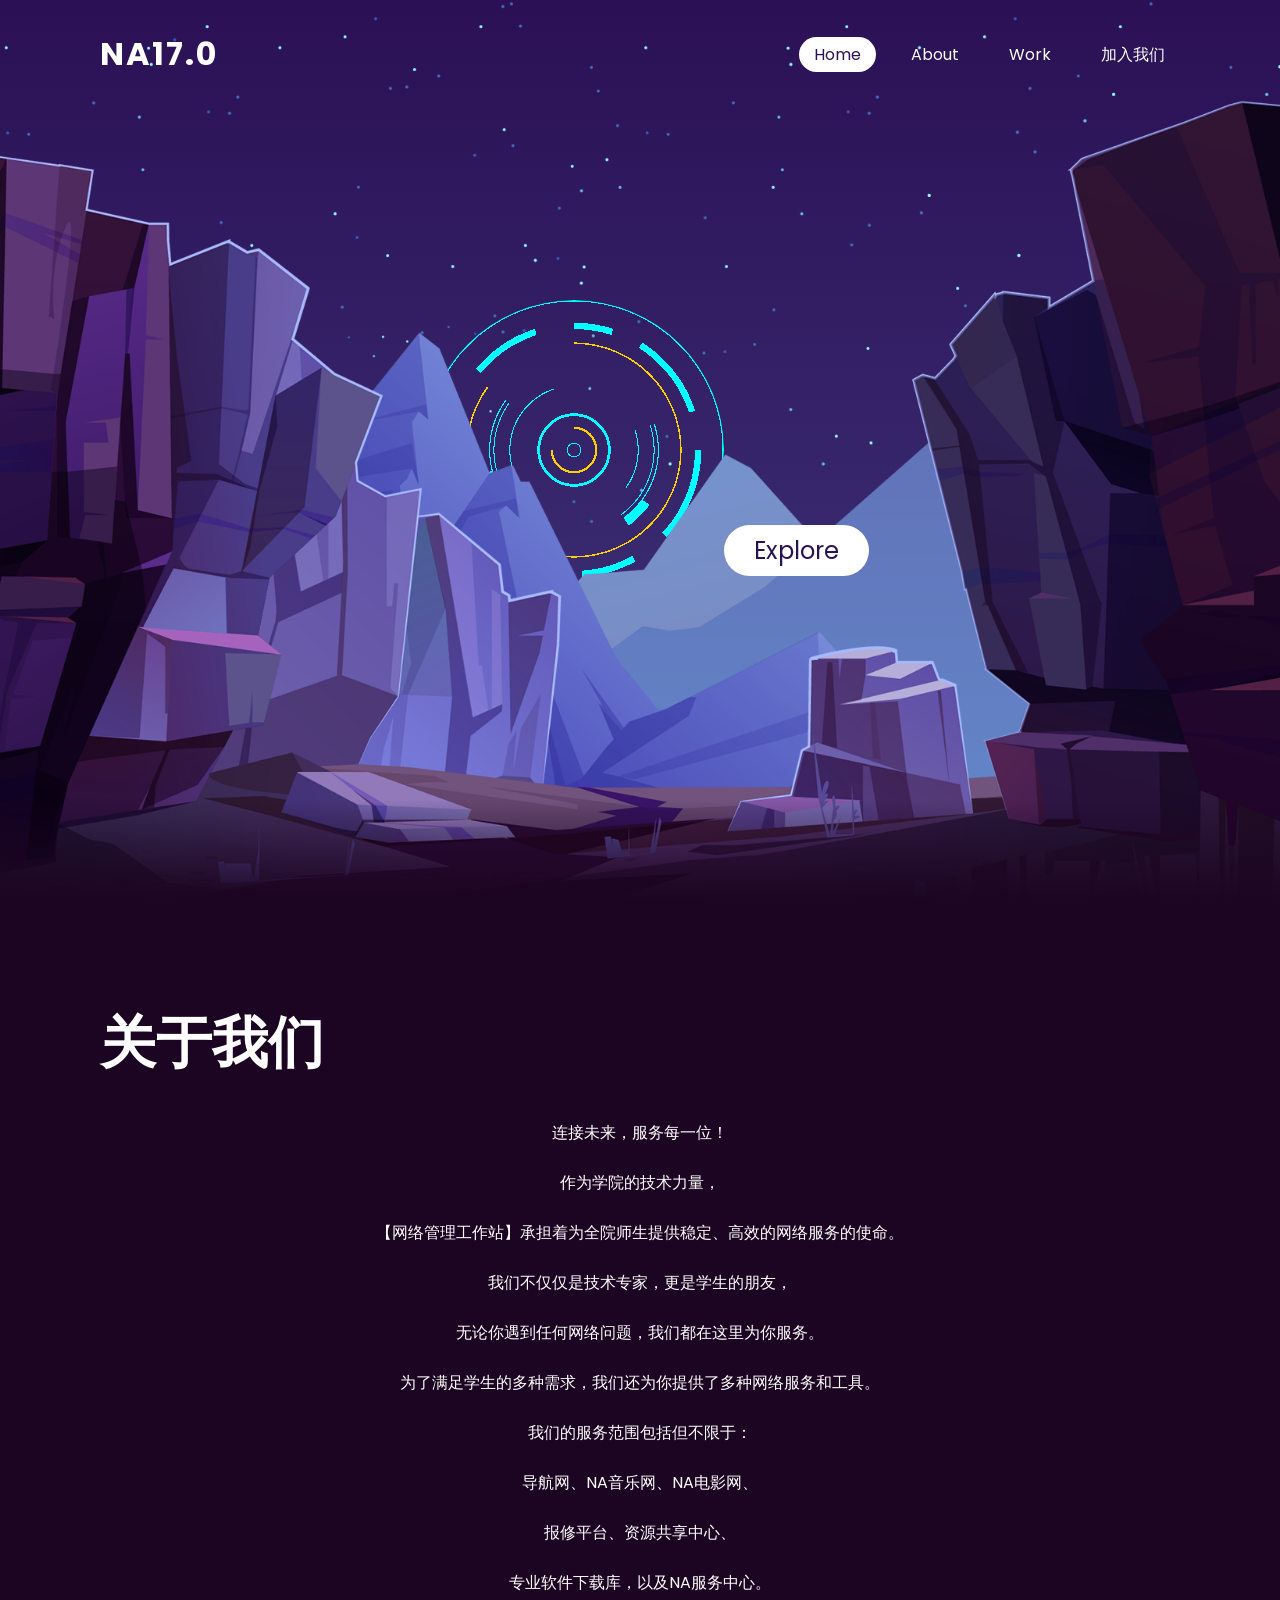
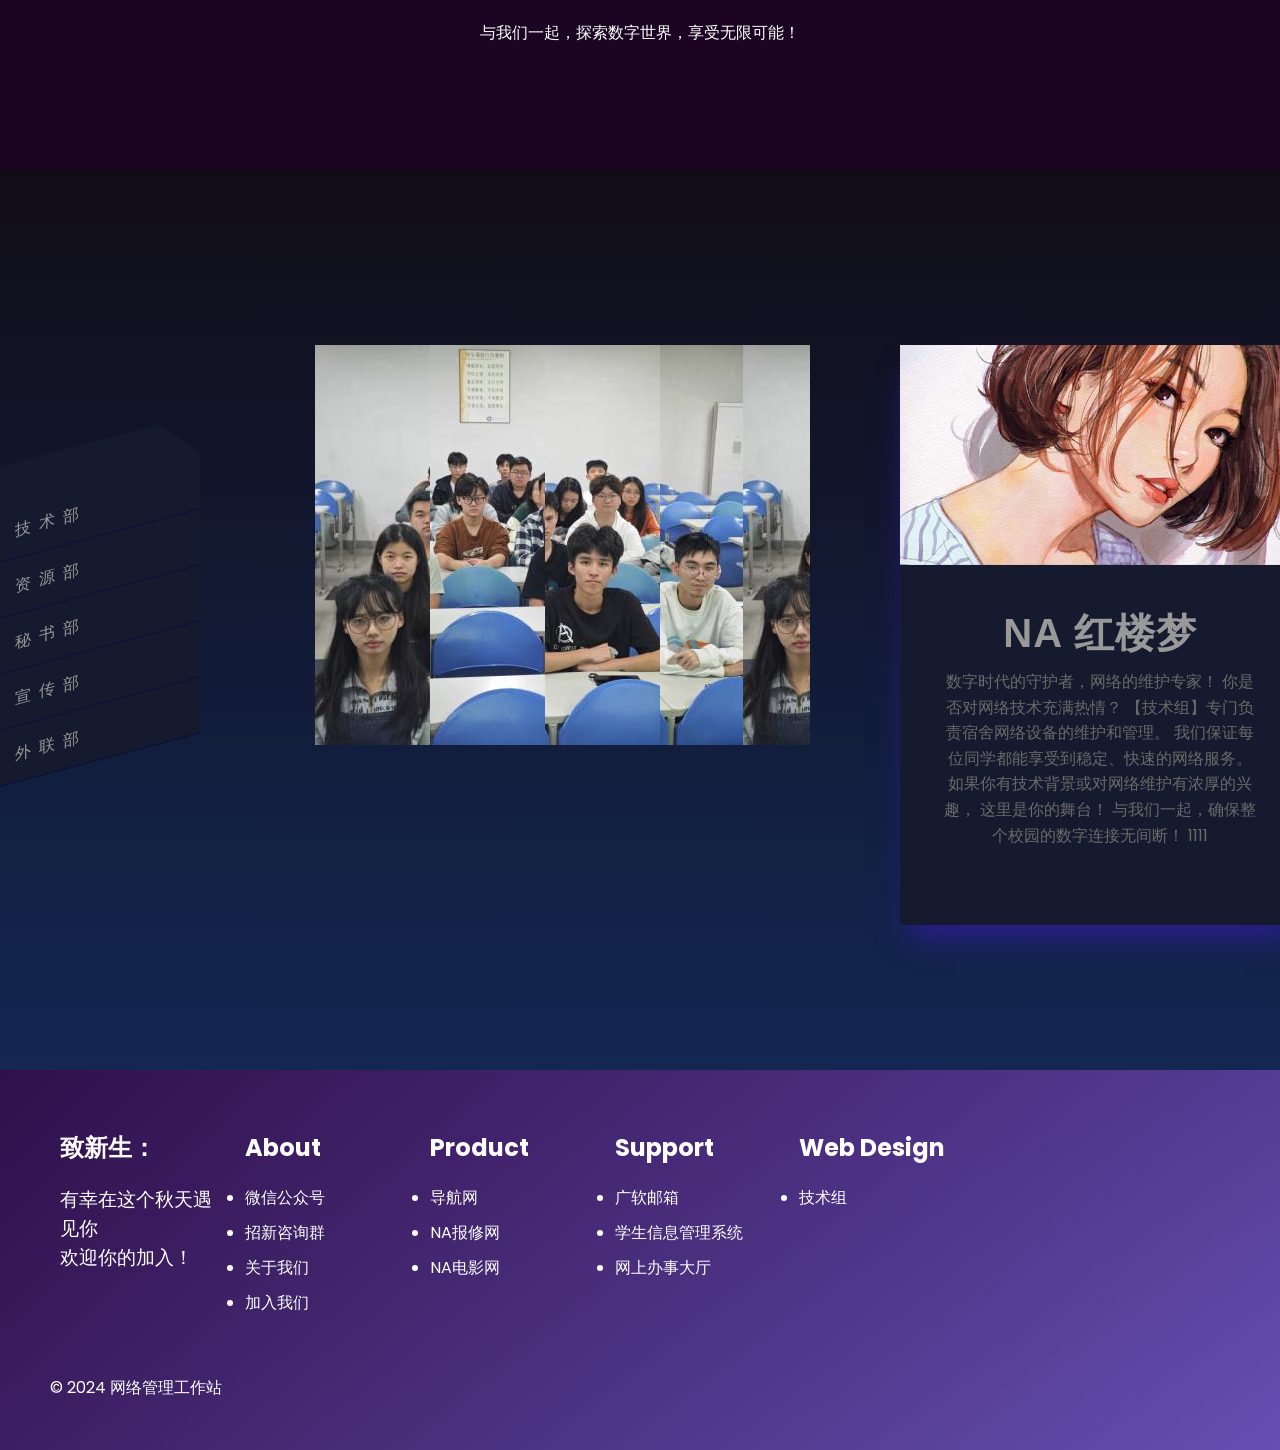
<file: index.html>
<!DOCTYPE html>
<html lang="en">

<head>
  <title>Parallax Scrolling Website</title>
  <link rel="stylesheet" href="style.css">
  <link rel="stylesheet" href="1.js">
</head>

<body>
  <header>
    <a href="./images/image.png" class="logo">NA17.0</a>
    <ul>
      <li><a href="#" class="active">Home</a></li>
      <li><a href="#">About</a></li>
      <li><a href="#">Work</a></li>
      <li><a href="./Contact.html" onclick="jump('Contact.html')">加入我们</a></li>
    </ul>
  </header>
  <section>
    <img src="images/stars.png" id="stars">
    <!-- <img src="images/image.png" id="moon"> -->
        <div class="container">
            <!-- 创建一个包含所有环形的容器 -->
            <div class="ring ring-1"></div>
            <!-- 第一个环形 -->
            <div class="ring ring-2"></div>
            <!-- 第二个环形 -->
            <div class="ring ring-3"></div>
            <!-- 第三个环形 -->
            <div class="ring ring-4"></div>
            <!-- 第四个环形 -->
            <div class="ring ring-5-1"></div>
            <!-- 第五个环形的第一部分 -->
            <div class="ring ring-5-2"></div>
            <!-- 第五个环形的第二部分 -->
            <div class="ring ring-6"></div>
            <!-- 第六个环形 -->
            <div class="ring ring-7"></div>
            <!-- 第七个环形 -->
            <div class="ring ring-8"></div>
            <!-- 第八个环形 -->
            <div class="ring ring-9"></div>
            <!-- 第九个环形 -->
          </div>
    <img src="images/mountains_behind.png" id="mountains_behind">
    <h2 id="text">NA17.0</h2>
    <a href="#sec" id="btn">Explore</a>

    <img src="images/mountains_front.png" id="mountains_front">
  </section>
  <div class="sec" id="sec">
    <h2>关于我们</h2>
    <p class="department-desc right">
      连接未来，服务每一位！

      作为学院的技术力量，

      【网络管理工作站】承担着为全院师生提供稳定、高效的网络服务的使命。

      我们不仅仅是技术专家，更是学生的朋友，

      无论你遇到任何网络问题，我们都在这里为你服务。

      为了满足学生的多种需求，我们还为你提供了多种网络服务和工具。

      我们的服务范围包括但不限于：

      导航网、NA音乐网、NA电影网、

      报修平台、资源共享中心、

      专业软件下载库，以及NA服务中心。

      与我们一起，探索数字世界，享受无限可能！
    </p>
  </div>
  <div class="main-container">
    <div class="bar">
      <ul>
        <li style="--z:5"><a href="#111" data-target="card1">技术部</a></li>
        <li style="--z:4"><a href="#222" data-target="card2">资源部</a></li>
        <li style="--z:3"><a href="#333" data-target="card3">秘书部</a></li>
        <li style="--z:2"><a href="#444" data-target="card4">宣传部</a></li>
        <li style="--z:1"><a href="#555" data-target="card5">外联部</a></li>
      </ul>
    </div>

    <!-- ------------------以下是展开全屏卡片 -->
    <div class="wrapper">
      <!-- 卡片1 -->
      <div class="cards" id="card1">
        <div class="box">
          <div class="face1 face1">
            <span></span>
            <span></span>
            <span></span>
            <span></span>
          </div>
          <div class="face1 face2">
            <span></span>
            <span></span>
            <span></span>
            <span></span>
          </div>
        </div>
        <div class="book">
          <div class="book__cover">
            <div class="header-image">
              <div class="overlay"></div>
            </div>
            <div class="title-wrap">
              <h1 class="article-title">NA 红楼梦</h1>
            </div>
            <p class="book__cover-exerpt"> <!--卡片短文简介 -->
              数字时代的守护者，网络的维护专家！

              你是否对网络技术充满热情？

              【技术组】专门负责宿舍网络设备的维护和管理。

              我们保证每位同学都能享受到稳定、快速的网络服务。

              如果你有技术背景或对网络维护有浓厚的兴趣，

              这里是你的舞台！

              与我们一起，确保整个校园的数字连接无间断！
              1111
              <br><br>
            </p>

          </div>
          <div class="book__content"> <!-- 全屏下的长文介绍,drop-cap是首字放大 -->
            1232144
            <p><span class="drop-cap"></span>
            </p>
            <p>
              数字时代的守护者，网络的维护专家！

              你是否对网络技术充满热情？

              【技术组】专门负责宿舍网络设备的维护和管理。

              我们保证每位同学都能享受到稳定、快速的网络服务。

              如果你有技术背景或对网络维护有浓厚的兴趣，

              这里是你的舞台！

              与我们一起，确保整个校园的数字连接无间断！
            </p>
            <p>此3333</p>
            <p>44444</p>
            <p>
              5555
            </p>
          </div>
        </div>
      </div>
      <!-- 卡片2 -->
      <div class="cards" id="card2" style="display: none" ;>
        <div class="box">
          <div class="face2 face1">
            <span>666</span>
            <span>777</span>
            <span>888</span>
            <span>9</span>
          </div>
          <div class="face2 face2">
            <span>555</span>
            <span>5555</span>
            <span>6666</span>
            <span>7777</span>
          </div>
        </div>
        <div class="book">
          <div class="book__cover">
            <div class="header-image">
              <div class="overlay"></div>
            </div>
            <div class="title-wrap">
              <h1 class="article-title">NA 绿楼梦</h1>
            </div>
            <p class="book__cover-exerpt"> <!--卡片短文简介 -->

              1234543
              <br><br>
            </p>

          </div>
          <div class="book__content"> <!-- 全屏下的长文介绍,drop-cap是首字放大 -->
            <p><span class="drop-cap">1</span>
            </p>
            <p>
              品牌的守护者，创意的火花！

              你是否充满创意、拥有独特的视角？

              【宣传组】致力于协会的品牌建设和宣传。

              从社交媒体管理到新闻发布，我们需要你的创新思维和沟通技巧。

              加入我们，一同创造影响力，展现协会的魅力！
            </p>
            <p>88。</p>
            <p>888</p>
            <p>
              9999
            </p>
          </div>
        </div>
      </div>
      <!-- 卡片3 -->
      <div class="cards" id="card3" style="display: none" ;>
        <div class="box">
          <div class="face3 face1">
            <span></span>
            <span></span>
            <span></span>
            <span></span>
          </div>
          <div class="face3 face2">
            <span></span>
            <span></span>
            <span></span>
            <span></span>
          </div>
        </div>
        <div class="book">
          <div class="book__cover">
            <div class="header-image">
              <div class="overlay"></div>
            </div>
            <div class="title-wrap">
              <h1 class="article-title">NA 红楼梦</h1>
            </div>
            <p class="book__cover-exerpt"> <!--卡片短文简介 -->

              原名《石头记》。长篇小说。一百二十回。前八十回为曹雪芹作，后四十回一般认为是高鹗所续。内容以贾、史、王、薛四大封建家族为背景，以贾宝玉、林黛玉的爱情悲剧为主线，着重描写贾家荣、宁二府由盛到衰的过程，揭露地主阶级贵族集团的荒淫腐朽、互相倾轧，暴露出他们残酷压迫剥削劳动人民的罪恶。歌颂地主阶级中具有叛逆精神的青年和某些奴隶的反抗行为，广泛反映了当时的社会矛盾和阶级斗争，对封建礼教等地主阶级传统思想进行了批判。它是我国十八世纪上半期形象化的历史，是封建社会没落时期社会生活的写照。作品语言优美生动，人物刻画形象逼真，塑造了许多富有典型性格的艺术形象，如贾宝玉、林黛玉、王熙凤、薛宝钗、尤三姐、晴雯等。小说规模宏大，结构严谨，具有高度的思想性和卓越的艺术成就，是我国古典长篇小说中现实主义的高峰。但作品当中也反映了作者为封建制度“补天”的幻想和某些虚无主义思想。后四十回续作，安排以宝玉“中乡魁”，贾家“延世泽”为结局，更削弱了原书的反封建意义。
              <br><br>
            </p>

          </div>
          <div class="book__content"> <!-- 全屏下的长文介绍,drop-cap是首字放大 -->
            <p><span class="drop-cap">阿</span>阿是防守打法撒酒疯史可法沙发撒立法司法就撒拉卡拉撒电极法
            </p>
            <p>
              此开卷第一回也。作者自云：因曾历过一番梦幻之后，故将真事隐去，而借“通灵”之说，撰此《石头记》一书也。故曰“甄士隐”云云。但书中所记何事何人？自又云：“今风尘碌碌，一事无成，忽念及当日所有之女子，一一细考较去，觉其行止见识，皆出于我之上。何我堂堂须眉，诚不若彼裙钗
              哉？实愧则有馀，悔又无益之大无可如何之日也！当此，则自欲将以往所赖天恩祖德，锦衣纨绔之时，饫甘餍肥之日，背父兄教育之恩，负师友规谈之德，以至今日一技无成，半生潦倒之罪，编述一集，以告天下人：我之罪固不免，然闺阁中本自历历有人，万不可因我之不肖，自护己短，一并使其泯灭也。虽今日之茅椽蓬牖，瓦灶绳床，其晨夕风露，阶柳庭花，亦未有妨我之襟怀笔墨者。虽我未学，下笔无文，又何妨用假语村言，敷演
              出一段故事来，亦可使闺阁昭传，复可悦世之目，破人愁闷，不亦宜乎？”故曰“贾雨村”云云。
            </p>
            <p>此回中凡用“梦”用“幻”等字，是提醒阅者眼目，亦是此书立意本旨。</p>
            <p>列位看官：你道此书从何而来？说起根由，虽近荒唐，细按则深有趣味。待在下将此来历注明，方使阅者了然不惑。</p>
            <p>
              原来女娲氏炼石补天之时，于大荒山无稽崖炼成高经十二丈、方经二十四丈顽石三万六千五百零一块。娲皇氏只用了三万六千五百块，只单单剩了一块未用，便弃在此山青埂峰下。谁知此石自经煅炼之后，灵性已通，因见众石俱得补天，独自己无材不堪入选，遂自怨自叹，日夜悲号惭愧。
            </p>
          </div>
        </div>
      </div>
      <!-- 卡片4 -->
      <div class="cards" id="card4" style="display: none" ;>
        <div class="box">
          <div class="face4 face1">
            <span></span>
            <span></span>
            <span></span>
            <span></span>
          </div>
          <div class="face4 face2">
            <span></span>
            <span></span>
            <span></span>
            <span></span>
          </div>
        </div>
        <div class="book">
          <div class="book__cover">
            <div class="header-image">
              <div class="overlay"></div>
            </div>
            <div class="title-wrap">
              <h1 class="article-title">NA 红楼梦</h1>
            </div>
            <p class="book__cover-exerpt"> <!--卡片短文简介 -->

              原名《石头记》。长篇小说。一百二十回。前八十回为曹雪芹作，后四十回一般认为是高鹗所续。内容以贾、史、王、薛四大封建家族为背景，以贾宝玉、林黛玉的爱情悲剧为主线，着重描写贾家荣、宁二府由盛到衰的过程，揭露地主阶级贵族集团的荒淫腐朽、互相倾轧，暴露出他们残酷压迫剥削劳动人民的罪恶。歌颂地主阶级中具有叛逆精神的青年和某些奴隶的反抗行为，广泛反映了当时的社会矛盾和阶级斗争，对封建礼教等地主阶级传统思想进行了批判。它是我国十八世纪上半期形象化的历史，是封建社会没落时期社会生活的写照。作品语言优美生动，人物刻画形象逼真，塑造了许多富有典型性格的艺术形象，如贾宝玉、林黛玉、王熙凤、薛宝钗、尤三姐、晴雯等。小说规模宏大，结构严谨，具有高度的思想性和卓越的艺术成就，是我国古典长篇小说中现实主义的高峰。但作品当中也反映了作者为封建制度“补天”的幻想和某些虚无主义思想。后四十回续作，安排以宝玉“中乡魁”，贾家“延世泽”为结局，更削弱了原书的反封建意义。
              <br><br>
            </p>

          </div>
          <div class="book__content"> <!-- 全屏下的长文介绍,drop-cap是首字放大 -->
            <p><span class="drop-cap">阿</span>阿是防守打法撒酒疯史可法沙发撒立法司法就撒拉卡拉撒电极法
            </p>
            <p>
              此开卷第一回也。作者自云：因曾历过一番梦幻之后，故将真事隐去，而借“通灵”之说，撰此《石头记》一书也。故曰“甄士隐”云云。但书中所记何事何人？自又云：“今风尘碌碌，一事无成，忽念及当日所有之女子，一一细考较去，觉其行止见识，皆出于我之上。何我堂堂须眉，诚不若彼裙钗
              哉？实愧则有馀，悔又无益之大无可如何之日也！当此，则自欲将以往所赖天恩祖德，锦衣纨绔之时，饫甘餍肥之日，背父兄教育之恩，负师友规谈之德，以至今日一技无成，半生潦倒之罪，编述一集，以告天下人：我之罪固不免，然闺阁中本自历历有人，万不可因我之不肖，自护己短，一并使其泯灭也。虽今日之茅椽蓬牖，瓦灶绳床，其晨夕风露，阶柳庭花，亦未有妨我之襟怀笔墨者。虽我未学，下笔无文，又何妨用假语村言，敷演
              出一段故事来，亦可使闺阁昭传，复可悦世之目，破人愁闷，不亦宜乎？”故曰“贾雨村”云云。
            </p>
            <p>此回中凡用“梦”用“幻”等字，是提醒阅者眼目，亦是此书立意本旨。</p>
            <p>列位看官：你道此书从何而来？说起根由，虽近荒唐，细按则深有趣味。待在下将此来历注明，方使阅者了然不惑。</p>
            <p>
              原来女娲氏炼石补天之时，于大荒山无稽崖炼成高经十二丈、方经二十四丈顽石三万六千五百零一块。娲皇氏只用了三万六千五百块，只单单剩了一块未用，便弃在此山青埂峰下。谁知此石自经煅炼之后，灵性已通，因见众石俱得补天，独自己无材不堪入选，遂自怨自叹，日夜悲号惭愧。
            </p>
          </div>
        </div>
      </div>
      <!-- 卡片5 -->
      <div class="cards" id="card5" style="display: none" ;>
        <div class="box">
          <div class="face5 face1">
            <span></span>
            <span></span>
            <span></span>
            <span></span>
          </div>
          <div class="face5 face2">
            <span></span>
            <span></span>
            <span></span>
            <span></span>
          </div>
        </div>
        <div class="book">
          <div class="book__cover">
            <div class="header-image">
              <div class="overlay"></div>
            </div>
            <div class="title-wrap">
              <h1 class="article-title">NA 红楼梦</h1>
            </div>
            <p class="book__cover-exerpt"> <!--卡片短文简介 -->

              原名《石头记》。长篇小说。一百二十回。前八十回为曹雪芹作，后四十回一般认为是高鹗所续。内容以贾、史、王、薛四大封建家族为背景，以贾宝玉、林黛玉的爱情悲剧为主线，着重描写贾家荣、宁二府由盛到衰的过程，揭露地主阶级贵族集团的荒淫腐朽、互相倾轧，暴露出他们残酷压迫剥削劳动人民的罪恶。歌颂地主阶级中具有叛逆精神的青年和某些奴隶的反抗行为，广泛反映了当时的社会矛盾和阶级斗争，对封建礼教等地主阶级传统思想进行了批判。它是我国十八世纪上半期形象化的历史，是封建社会没落时期社会生活的写照。作品语言优美生动，人物刻画形象逼真，塑造了许多富有典型性格的艺术形象，如贾宝玉、林黛玉、王熙凤、薛宝钗、尤三姐、晴雯等。小说规模宏大，结构严谨，具有高度的思想性和卓越的艺术成就，是我国古典长篇小说中现实主义的高峰。但作品当中也反映了作者为封建制度“补天”的幻想和某些虚无主义思想。后四十回续作，安排以宝玉“中乡魁”，贾家“延世泽”为结局，更削弱了原书的反封建意义。
              <br><br>
            </p>

          </div>
          <div class="book__content"> <!-- 全屏下的长文介绍,drop-cap是首字放大 -->
            <p><span class="drop-cap">阿</span>阿是防守打法撒酒疯史可法沙发撒立法司法就撒拉卡拉撒电极法
            </p>
            <p>
              此开卷第一回也。作者自云：因曾历过一番梦幻之后，故将真事隐去，而借“通灵”之说，撰此《石头记》一书也。故曰“甄士隐”云云。但书中所记何事何人？自又云：“今风尘碌碌，一事无成，忽念及当日所有之女子，一一细考较去，觉其行止见识，皆出于我之上。何我堂堂须眉，诚不若彼裙钗
              哉？实愧则有馀，悔又无益之大无可如何之日也！当此，则自欲将以往所赖天恩祖德，锦衣纨绔之时，饫甘餍肥之日，背父兄教育之恩，负师友规谈之德，以至今日一技无成，半生潦倒之罪，编述一集，以告天下人：我之罪固不免，然闺阁中本自历历有人，万不可因我之不肖，自护己短，一并使其泯灭也。虽今日之茅椽蓬牖，瓦灶绳床，其晨夕风露，阶柳庭花，亦未有妨我之襟怀笔墨者。虽我未学，下笔无文，又何妨用假语村言，敷演
              出一段故事来，亦可使闺阁昭传，复可悦世之目，破人愁闷，不亦宜乎？”故曰“贾雨村”云云。
            </p>
            <p>此回中凡用“梦”用“幻”等字，是提醒阅者眼目，亦是此书立意本旨。</p>
            <p>列位看官：你道此书从何而来？说起根由，虽近荒唐，细按则深有趣味。待在下将此来历注明，方使阅者了然不惑。</p>
            <p>
              原来女娲氏炼石补天之时，于大荒山无稽崖炼成高经十二丈、方经二十四丈顽石三万六千五百零一块。娲皇氏只用了三万六千五百块，只单单剩了一块未用，便弃在此山青埂峰下。谁知此石自经煅炼之后，灵性已通，因见众石俱得补天，独自己无材不堪入选，遂自怨自叹，日夜悲号惭愧。
            </p>
          </div>
        </div>
      </div>
    </div>
  </div>
  <footer class="footer section">
    <div class="footer__container  grid">
      <div class="footer__content grid">
        <div class="footer__data">
          <h3 class="footer__title">致新生：</h3>
          <p class="footer__description">有幸在这个秋天遇见你
            <br /> 欢迎你的加入！
          </p>
        </div>
        <div class="footer__data">
          <h3 class="footer__subtitle"> About</h3>
          <ul>
            <li class="footer__item">
              <a class="footer__link" href="images/nc.jpg">微信公众号</a>
            </li>
            <li class="footer__item">
              <a class="footer__link" href="images/zx.jpg">招新咨询群</a>
            </li>
            <li class="footer__item">
              <a class="footer__link" href="#main-content">关于我们</a>
            </li>
            <li class="footer__item">
              <a class="footer__link" href="#apply">加入我们</a>
            </li>


          </ul>
        </div>
        <div class="footer__data">
          <h3 class="footer__subtitle"> Product</h3>
          <ul>
            <li class="footer__item">
              <a class="footer__link" href="http://home.seig.edu.cn/">导航网</a>
            </li>
            <li class="footer__item">
              <a class="footer__link" href="https://service.seig.edu.cn/">NA报修网</a>
            </li>
            <li class="footer__item">
              <a class="footer__link" href="http://navod.scse.com.cn/">NA电影网</a>
            </li>
          </ul>
        </div>
        <div class="footer__data">
          <h3 class="footer__subtitle"> Support</h3>
          <ul>
            <li class="footer__item">
              <a class="footer__link" href="http://mail.seig.edu.cn/">广软邮箱</a>
            </li>
            <li class="footer__item">
              <a class="footer__link" href="https://stu.seig.edu.cn/">学生信息管理系统</a>
            </li>
            <li class="footer__item">
              <a class="footer__link" href="https://ehall.seig.edu.cn/#/index">网上办事大厅</a>
            </li>
          </ul>
        </div>
        <div class="footer__data">
          <h3 class="footer__subtitle">Web Design</h3>
          <ul>
            <li class="footer__TS">
              <a class="footer__link" href="#TD">技术组</a>
            </li>
          </ul>
        </div>
        <div class="footer__rights">
          <p class="footer__copy">© 2024 网络管理工作站</p>
          <div class="footer__terms">
          </div>
        </div>
      </div>
    </div>
  </footer>
  <!-- 光标跟随 -->
  <!-- <div class="img"></div> -->
  <!--下面这一行script是全屏展开卡片的关键，勿删 -->
  <script src="https://code.jquery.com/jquery-3.3.1.js"></script>

  <script>
    let stars = document.getElementById('stars')
    let moon = document.getElementById('moon')
    let mountains_behind = document.getElementById('mountains_behind')
    let text = document.getElementById('text')
    let btn = document.getElementById('btn')
    let mountains_front = document.getElementById('mountains_front')
    let header = document.querySelector('header')

    window.addEventListener('scroll', function () {
      let value = window.scrollY;
      stars.style.left = value * 0.25 + 'px'
      moon.style.top = value * 1.05 + 'px'
      mountains_behind.style.top = value * 0.5 + 'px'
      mountains_front.style.top = value * 0 + 'px'
      text.style.marginRight = value * 4 + 'px'
      text.style.marginTop = value * 1.5 + 'px'
      btn.style.marginTop = value * 1.5 + 'px'
      header.style.top = value * 0.5 + 'px'
    })

    // ----------------点击展开全屏卡片函数
    "use strict";

    $('.book').on('click', function () {
      $(this).toggleClass('book--expanded');
      $(this).scrollTop(0); /* 这一行：点开全屏的时候再次点击会缩回卡片，此时如果滚动条不在顶部的话缩回去就是白的。应该点击退出的时候让卡片的文档高度置为0 */
    });

    // ----------------导航栏选择不同部门介绍的卡片函数
    document.addEventListener('DOMContentLoaded', function () {
      const navLinks = document.querySelectorAll('.bar a');
      const cards = document.querySelectorAll('.wrapper .cards');

      navLinks.forEach(link => {
        link.addEventListener('click', function (event) {
          event.preventDefault(); // 阻止链接默认行为
          const targetCardId = this.getAttribute('data-target');
          showCard(targetCardId);
        });
      });

      function showCard(cardId) {
        // 隐藏所有卡片
        cards.forEach(card => {
          card.style.display = 'none';
        });

        // 显示目标卡片
        const targetCard = document.getElementById(cardId);
        targetCard.style.display = 'block';
      }
    });


    // // 光标跟随
    // let img = document.querySelector('.img')
    // // 定义小图片的旋转角度
    // let deg = 0
    // // 定义小图片位于网页左侧的位置
    // let imgx = 0
    // // 定义小图片位于网页顶部的位置
    // let imgy = 0
    // // 定义小图片x轴的位置
    // let imgl = 0
    // // 定义小图片y轴的位置
    // let imgt = 0
    // // 定义小图片翻转的角度
    // let y = 0
    // // 定义一个计数器
    // let index = 0

    // window.addEventListener('mousemove', function (xyz) {
    //   // 获取网页左侧距离的图片位置
    //   imgx = xyz.x - img.offsetLeft - img.clientWidth / 2
    //   // 多去网页顶部距离图片的位置
    //   imgy = xyz.y - img.offsetTop - img.clientHeight / 2
    //   // 套入公式，定义图片的旋转角度
    //   deg = 360 * Math.atan(imgy / imgx) / (2 * Math.PI)
    //   // 每当鼠标移动的时候重置index
    //   index = 0
    //   // 定义当前鼠标的位置
    //   let x = event.clientX
    //   // 当鼠标的x轴大于图片的时候，提普安就要对着鼠标，所以需要将图片翻转过来
    //   // 否则就不用翻转
    //   if (img.offsetLeft < x) {
    //     y = -180
    //   } else {
    //     y = 0
    //   }
    // })
    // setInterval(() => {
    //   // 设置小图片的旋转和翻转
    //   img.style.transform = "rotateZ(" + deg + "deg) rotateY(" + y + "deg)"
    //   index++
    //   // 在这里设置小图片的位置和速度，并判断小图片到达鼠标位置时停止移动
    //   if (index < 50) {
    //     imgl += imgx / 50
    //     imgt += imgy / 50
    //   }
    //   img.style.left = imgl + "px"
    //   img.style.top = imgt + "px"
    // }, 10)
  </script>
</body>

</html>
</file>
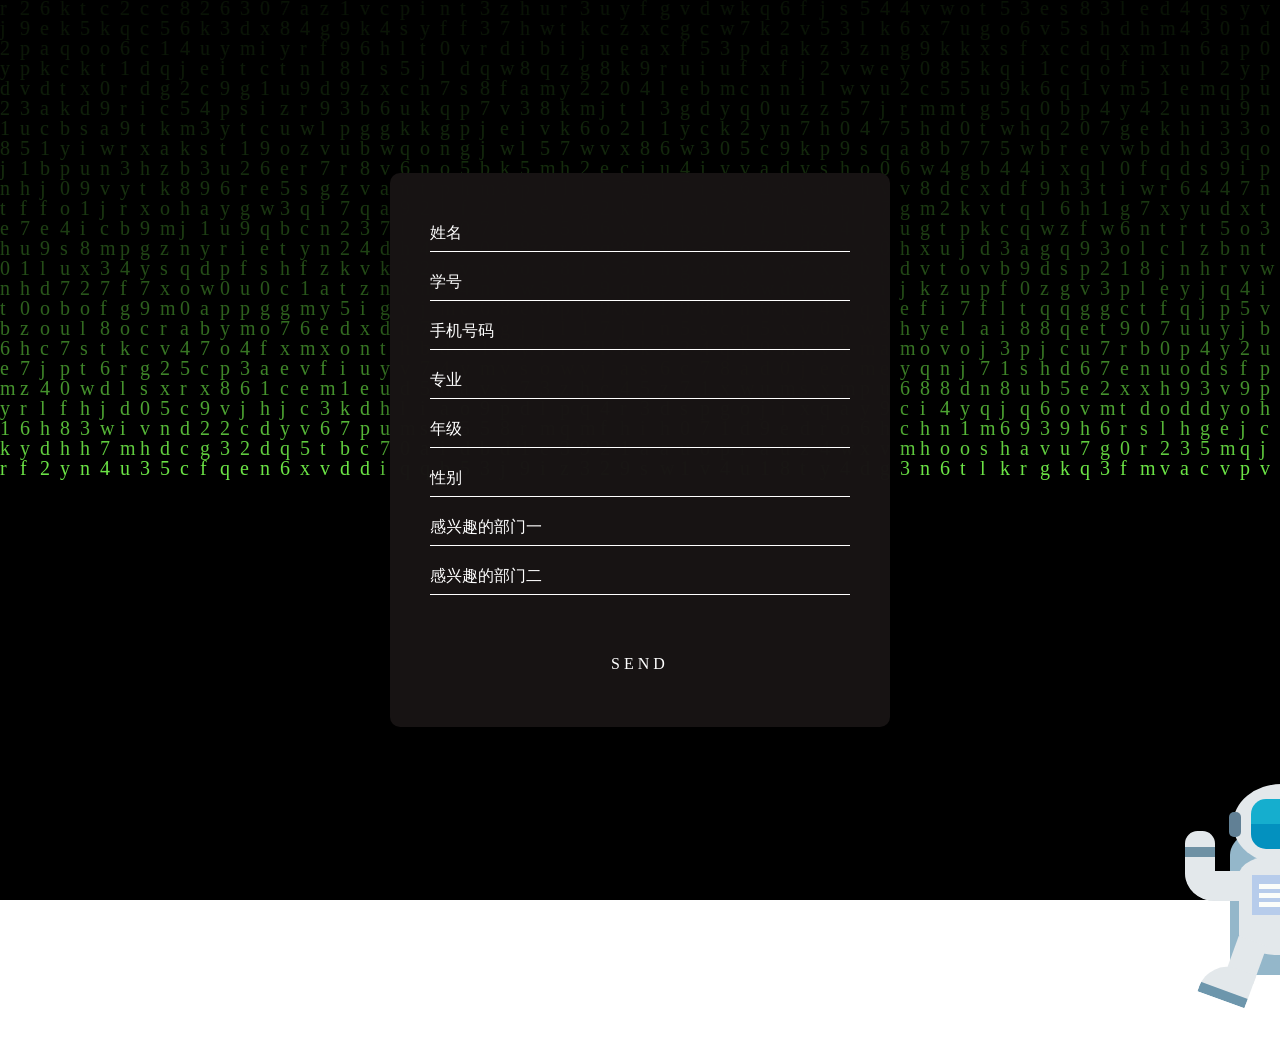
<file: Contact.html>
<!DOCTYPE html>
<html lang="en">

<head>
  <meta charset="UTF-8">
  <meta name="viewport" content="width=device-width, initial-scale=1.0">
  <title>加入我们</title>
</head>
<style>
  * {
    margin: 0;
    padding: 0;
  }

  body {
    overflow: hidden;
  }

  canvas {
    background-color: #000;
    width: 100vw;
    height: 100vh;
  }

  .login-box {
    position: absolute;
    top: 50%;
    left: 50%;
    width: 500px;
    padding: 40px;
    transform: translate(-50%, -50%);
    background: rgba(24, 20, 20, 0.987);
    box-sizing: border-box;
    box-shadow: 0 15px 25px rgba(0, 0, 0, .6);
    border-radius: 10px;
  }

  .login-box .user-box {
    position: relative;
  }

  .login-box .user-box input {
    width: 100%;
    padding: 10px 0;
    font-size: 16px;
    color: #fff;
    margin-bottom: 10px;
    border: none;
    border-bottom: 1px solid #fff;
    outline: none;
    background: transparent;
  }

  .login-box .user-box label {
    position: absolute;
    top: 0;
    left: 0;
    padding: 10px 0;
    font-size: 16px;
    color: #fff;
    pointer-events: none;
    transition: .5s;
  }

  .login-box .user-box input:focus~label,
  .login-box .user-box input:valid~label {
    top: -20px;
    left: 0;
    color: #bdb8b8;
    font-size: 12px;
  }

  .login-box form a {
    position: relative;
    display: inline-block;
    padding: 10px 20px;
    color: #ffffff;
    font-size: 16px;
    text-decoration: none;
    text-transform: uppercase;
    overflow: hidden;
    transition: .5s;
    margin-top: 40px;
    letter-spacing: 4px
  }

  .login-box a:hover {
    background: #03f40f;
    color: #fff;
    border-radius: 5px;
    box-shadow: 0 0 5px #03f40f,
      0 0 25px #03f40f,
      0 0 50px #03f40f,
      0 0 100px #03f40f;
  }

  .login-box a span {
    position: absolute;
    display: block;
  }

  @keyframes btn-anim1 {
    0% {
      left: -100%;
    }

    50%,
    100% {
      left: 100%;
    }
  }

  .login-box a span:nth-child(1) {
    bottom: 2px;
    left: -100%;
    width: 100%;
    height: 2px;
    background: linear-gradient(90deg, transparent, #03f40f);
    animation: btn-anim1 2s linear infinite;
  }


  @keyframes astronaut {
    0% {
      transform: rotate(0deg);
    }

    100% {
      transform: rotate(360deg);
    }
  }

  .astronaut {
    width: 250px;
    height: 300px;
    position: absolute;
    z-index: 11;
    top: calc(100% - 150px);
    /* 相对于页面底部减去150px */
    left: calc(100% - 125px);
    /* 相对于页面右侧减去125px */
    animation: astronaut 5s linear infinite;
  }

  .schoolbag {
    width: 100px;
    height: 150px;
    position: absolute;
    z-index: 1;
    top: calc(50% - 75px);
    left: calc(50% - 50px);
    background-color: #94b7ca;
    border-radius: 50px 50px 0 0 / 30px 30px 0 0;
  }

  .head {
    width: 97px;
    height: 80px;
    position: absolute;
    z-index: 3;
    background: -webkit-linear-gradient(left, #e3e8eb 0%, #e3e8eb 50%, #fbfdfa 50%, #fbfdfa 100%);
    border-radius: 50%;
    top: 34px;
    left: calc(50% - 47.5px);
  }

  .head:after {
    content: "";
    width: 60px;
    height: 50px;
    position: absolute;
    top: calc(50% - 25px);
    left: calc(50% - 30px);
    background: -webkit-linear-gradient(top, #15aece 0%, #15aece 50%, #0391bf 50%, #0391bf 100%);
    border-radius: 15px;
  }

  .head:before {
    content: "";
    width: 12px;
    height: 25px;
    position: absolute;
    top: calc(50% - 12.5px);
    left: -4px;
    background-color: #618095;
    border-radius: 5px;
    box-shadow: 92px 0px 0px #618095;
  }

  .body {
    width: 85px;
    height: 100px;
    position: absolute;
    z-index: 2;
    background-color: #fffbff;
    border-radius: 40px / 20px;
    top: 105px;
    left: calc(50% - 41px);
    background: -webkit-linear-gradient(left, #e3e8eb 0%, #e3e8eb 50%, #fbfdfa 50%, #fbfdfa 100%);
  }

  .panel {
    width: 60px;
    height: 40px;
    position: absolute;
    top: 20px;
    left: calc(50% - 30px);
    background-color: #b7cceb;
  }

  .panel:before {
    content: "";
    width: 30px;
    height: 5px;
    position: absolute;
    top: 9px;
    left: 7px;
    background-color: #fbfdfa;
    box-shadow: 0px 9px 0px #fbfdfa, 0px 18px 0px #fbfdfa;
  }

  .panel:after {
    content: "";
    width: 8px;
    height: 8px;
    position: absolute;
    top: 9px;
    right: 7px;
    background-color: #fbfdfa;
    border-radius: 50%;
    box-shadow: 0px 14px 0px 2px #fbfdfa;
  }

  .arm {
    width: 80px;
    height: 30px;
    position: absolute;
    top: 121px;
    z-index: 2;
  }

  .arm-left {
    left: 30px;
    background-color: #e3e8eb;
    border-radius: 0 0 0 39px;
  }

  .arm-right {
    right: 30px;
    background-color: #fbfdfa;
    border-radius: 0 0 39px 0;
  }

  .arm-left:before,
  .arm-right:before {
    content: "";
    width: 30px;
    height: 70px;
    position: absolute;
    top: -40px;
  }

  .arm-left:before {
    border-radius: 50px 50px 0px 120px / 50px 50px 0 110px;
    left: 0;
    background-color: #e3e8eb;
  }

  .arm-right:before {
    border-radius: 50px 50px 120px 0 / 50px 50px 110px 0;
    right: 0;
    background-color: #fbfdfa;
  }

  .arm-left:after,
  .arm-right:after {
    content: "";
    width: 30px;
    height: 10px;
    position: absolute;
    top: -24px;
  }

  .arm-left:after {
    background-color: #6e91a4;
    left: 0;
  }

  .arm-right:after {
    right: 0;
    background-color: #b6d2e0;
  }

  .leg {
    width: 30px;
    height: 40px;
    position: absolute;
    z-index: 2;
    bottom: 70px;
  }

  .leg-left {
    left: 76px;
    background-color: #e3e8eb;
    transform: rotate(20deg);
  }

  .leg-right {
    right: 73px;
    background-color: #fbfdfa;
    transform: rotate(-20deg);
  }

  .leg-left:before,
  .leg-right:before {
    content: "";
    width: 50px;
    height: 25px;
    position: absolute;
    bottom: -26px;
  }

  .leg-left:before {
    left: -20px;
    background-color: #e3e8eb;
    border-radius: 30px 0 0 0;
    border-bottom: 10px solid #6d96ac;
  }

  .leg-right:before {
    right: -20px;
    background-color: #fbfdfa;
    border-radius: 0 30px 0 0;
    border-bottom: 10px solid #b0cfe4;
  }
</style>

<body>
  <canvas></canvas>
  <div class="login-box">

    <form action="submit.php" class="apply-form" method="post">
      <div class="user-box">
        <input type="text" name="student-name" required="">
        <label>姓名</label>
      </div>
      <div class="user-box">
        <input type="text" name="student-id" required="">
        <label>学号</label>
      </div>
      <div class="user-box">
        <input type="text" name="telephone_number" required="">
        <label>手机号码</label>
      </div>
      <div class="user-box">
        <input type="text" name="major" required="">
        <label>专业</label>
      </div>
      <div class="user-box">
        <input type="text" name="class" required="">
        <label>年级</label>
      </div>
      <div class="user-box">
        <input type="text" name="gender" required="">
        <label>性别</label>
      </div>
      <div class="user-box">
        <input type="text" name="department-1" required="">
        <label>感兴趣的部门一</label>
      </div>
      <div class="user-box">
        <input type="text" name="department-2" required="">
        <label>感兴趣的部门二</label>
      </div>
      <center>
        <a href="#" onclick="submitForm(); return false;">
          SEND
          <span></span>
        </a>
      </center>
    </form>
  </div>
  <div data-js="astro" class="astronaut">
    <div class="head"></div>
    <div class="arm arm-left"></div>
    <div class="arm arm-right"></div>
    <div class="body">
      <div class="panel"></div>
    </div>
    <div class="leg leg-left"></div>
    <div class="leg leg-right"></div>
    <div class="schoolbag"></div>
  </div>
</body>
<script>
  document.querySelector('.apply-form').addEventListener('submit', async function (event) {
    event.preventDefault();

    const formData = {
      'student_name': document.querySelector('input[name="student-name"]').value,
      'student_id': document.querySelector('input[name="student-id"]').value,
      'major': document.querySelector('input[name="major"]').value,
      'class': document.querySelector('input[name="class"]').value,
      'gender': document.querySelector('input[name="gender"]').value,
      'department_1': document.querySelector('input[name="department-1"]').value,
      'department_2': document.querySelector('input[name="department-2"]').value
    };

    try {
      const response = await fetch('/submit', {
        method: 'POST',
        headers: {
          'Content-Type': 'application/json'
        },
        body: JSON.stringify(formData)
      });

      const data = await response.json();

      if (data.message) {
        alert('提交成功，期待你的加入！');
      } else {
        alert('提交失败，请重试！');
      }
    } catch (error) {
      alert('提交失败，请重试！');
    }
  });

  // 要操作的画布
  const cvs = document.querySelector('canvas');
  // 画布上下文
  const ctx = cvs.getContext('2d');

  // 初始化画布宽高
  function init() {
    cvs.width = window.innerWidth * devicePixelRatio;
    cvs.height = window.innerHeight * devicePixelRatio;
  }
  init();

  // 根据DPR计算字体的大小（devicePixelRatio 设备像素比）
  const fontSize = 20 * devicePixelRatio;
  // 设置字体、字体大小（和CSS设置字体一样）
  ctx.font = `${fontSize}px "Consolas"`;
  // 计算总列数（fontSize相当于每列的宽度）
  const columnCount = Math.floor(cvs.width / fontSize);
  // 根据列数创建数组并填充为0
  const charIndex = new Array(columnCount).fill(0);

  // 绘制代码雨
  function draw() {
    // 加个渐隐效果
    ctx.fillStyle = 'rgba(0,0,0,0.1)';
    ctx.fillRect(0, 0, cvs.width, cvs.height);
    // 设置字体颜色
    ctx.fillStyle = '#6be445';
    // 设置文本基线为顶部
    ctx.textBaseline = 'top';
    for (let i = 0; i < columnCount; i++) {
      // 获取随机字符
      const text = getRandomChar();
      // 计算文字的x、y坐标
      const x = i * fontSize;
      const y = charIndex[i] * fontSize;
      // 绘制文本
      ctx.fillText(text, x, y);
      // 超出画布归零
      // 这里需要再加个判断，使之错开归零的时间点（Math.random()>0.99）
      if (y > cvs.height && Math.random() > 0.99) {
        charIndex[i] = 0;
      } else {
        charIndex[i]++;
      }
    }
  }
  // 开始绘制
  draw();
  // 每个50毫秒绘制一次
  setInterval(draw, 50);

  // 获取随机字符
  function getRandomChar() {
    const str = '0123456789abcdefghijklmnopqrstuvwxyz';
    return str[Math.floor(Math.random() * str.length)];
  }
</script>

</html>
</file>
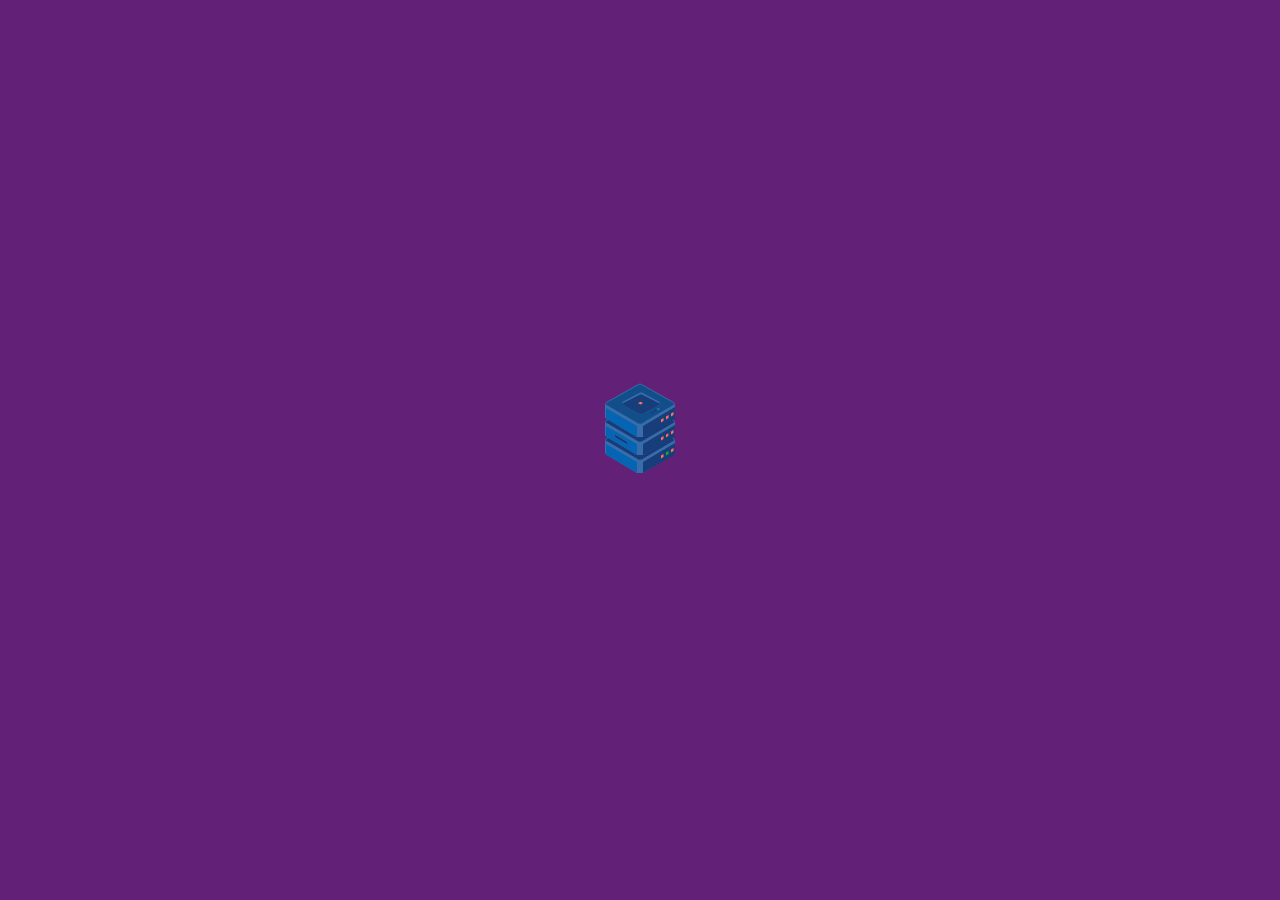
<file: loading1.html>
<!DOCTYPE html>
<html lang="en">

<head>
  <meta charset="UTF-8">
  <meta name="viewport" content="width=device-width, initial-scale=1.0">
  <title>Document</title>
</head>
<style>
  body,
  html {
    height: 100%;
    margin: 0;
    background-color: rgb(98, 33, 118);
    /* 设置背景颜色为黑色 */
    display: flex;
    justify-content: center;
    /* 水平居中 */
    align-items: center;
    /* 垂直居中 */
  }

  /* From Uiverse.io by Juanes200122 */
  .container_SevMini {
    display: flex;
    justify-content: center;
    align-items: center;
    flex-direction: column;
  }

  .Ghost {
    transform: translate(0px, -25px);
    z-index: -1;
    animation: opacidad 4s infinite ease-in-out;
  }

  @keyframes opacidad {
    0% {
      opacity: 1;
      scale: 1;
    }

    50% {
      opacity: 0.5;
      scale: 0.9;
    }

    100% {
      opacity: 1;
      scale: 1;
    }
  }

  @keyframes estroboscopico {
    0% {
      opacity: 1;
    }

    50% {
      opacity: 0;
    }

    51% {
      opacity: 1;
    }

    100% {
      opacity: 1;
    }
  }

  @keyframes rebote {

    0%,
    100% {
      transform: translateY(0);
    }

    50% {
      transform: translateY(-10px);
    }
  }

  @keyframes estroboscopico1 {

    0%,
    50%,
    100% {
      fill: rgb(255, 95, 74);
    }

    25%,
    75% {
      fill: rgb(16, 53, 115);
    }
  }

  @keyframes estroboscopico2 {

    0%,
    50%,
    100% {
      fill: #17e300;
    }

    25%,
    75% {
      fill: #17e300b4;
    }
  }

  .SevMini {
    animation: rebote 4s infinite ease-in-out;
  }

  #strobe_led1 {
    animation: estroboscopico 0.5s infinite;
  }

  #strobe_color1 {
    animation: estroboscopico2 0.8s infinite;
  }

  #strobe_color3 {
    animation: estroboscopico1 0.8s infinite;
    animation-delay: 3s;
  }
</style>

<body>
  <div class="container_SevMini">
    <div class="SevMini">
      <svg width="74" height="90" viewBox="0 0 74 90" fill="none" xmlns="http://www.w3.org/2000/svg">
        <path d="M40 76.5L72 57V69.8615C72 70.5673 71.628 71.2209 71.0211 71.5812L40 90V76.5Z" fill="#396CAA"></path>
        <path d="M34 75.7077L2 57V69.8615C2 70.5673 2.37203 71.2209 2.97892 71.5812L34 90V75.7077Z" fill="#396DAC">
        </path>
        <path d="M34 76.5H40V90H34V76.5Z" fill="#396CAA"></path>
        <path
          d="M3.27905 55.593L35.2806 37.5438C36.3478 36.9419 37.6522 36.9419 38.7194 37.5438L70.721 55.593C71.7294 56.1618 71.7406 57.6102 70.7411 58.1945L39.2712 76.593C37.8682 77.4133 36.1318 77.4133 34.7288 76.593L3.25887 58.1945C2.25937 57.6102 2.27061 56.1618 3.27905 55.593Z"
          fill="#163C79" stroke="#396CAA"></path>
        <path d="M40 79L72 60V70.4001C72 71.1151 71.6183 71.7758 70.9987 72.1329L40 90V79Z" fill="#173D7A"></path>
        <path d="M34 79L3 61V71.5751L34 90V79Z" fill="#0665B2"></path>
        <path id="strobe_color1" d="M58 72.5L60.5 71V74L58 75.5V72.5Z" fill="#FF715E"></path>
        <path id="strobe_color2" d="M63 69.5L65.5 68V71L63 72.5V69.5Z" fill="#17e300b4"></path>
        <path d="M68 66.5L70.5 65V68L68 69.5V66.5Z" fill="#FF715E"></path>
        <path d="M40 58.5L72 39V51.8615C72 52.5673 71.628 53.2209 71.0211 53.5812L40 72V58.5Z" fill="#396CAA"></path>
        <path d="M34 57.7077L2 39V51.8615C2 52.5673 2.37203 53.2209 2.97892 53.5812L34 72V57.7077Z" fill="#396DAC">
        </path>
        <path d="M34 58.5H40V72H34V58.5Z" fill="#396CAA"></path>
        <path
          d="M3.27905 37.593L35.2806 19.5438C36.3478 18.9419 37.6522 18.9419 38.7194 19.5438L70.721 37.593C71.7294 38.1618 71.7406 39.6102 70.7411 40.1945L39.2712 58.593C37.8682 59.4133 36.1318 59.4133 34.7288 58.593L3.25887 40.1945C2.25937 39.6102 2.27061 38.1618 3.27905 37.593Z"
          fill="#163C79" stroke="#396CAA"></path>
        <path d="M40 61L72 42V52.4001C72 53.1151 71.6183 53.7758 70.9987 54.1329L40 72V61Z" fill="#173D7A"></path>
        <path d="M34 61L3 43V53.5751L34 72V61Z" fill="#0665B2"></path>
        <path d="M58 54.5L60.5 53V56L58 57.5V54.5Z" fill="#FF715E"></path>
        <path d="M63 51.5L65.5 50V53L63 54.5V51.5Z" fill="black"></path>
        <path id="strobe_color1" d="M63 51.5L65.5 50V53L63 54.5V51.5Z" fill="#FF715E"></path>
        <path d="M68 48.5L70.5 47V50L68 51.5V48.5Z" fill="#FF715E"></path>
        <path d="M40 40.5L72 21V33.8615C72 34.5673 71.628 35.2209 71.0211 35.5812L40 54V40.5Z" fill="#396CAA"></path>
        <path d="M34 39.7077L2 21V33.8615C2 34.5673 2.37203 35.2209 2.97892 35.5812L34 54V39.7077Z" fill="#396DAC">
        </path>
        <path d="M34 40.5H40V54H34V40.5Z" fill="#396CAA"></path>
        <path
          d="M3.27905 19.593L35.2806 1.54381C36.3478 0.941872 37.6522 0.941872 38.7194 1.54381L70.721 19.593C71.7294 20.1618 71.7406 21.6102 70.7411 22.1945L39.2712 40.593C37.8682 41.4133 36.1318 41.4133 34.7288 40.593L3.25887 22.1945C2.25937 21.6102 2.27061 20.1618 3.27905 19.593Z"
          fill="#124E89" stroke="#396CAA"></path>
        <path d="M40 43L72 24V34.4001C72 35.1151 71.6183 35.7758 70.9987 36.1329L40 54V43Z" fill="#173D7A"></path>
        <path d="M34 43L3 25V35.5751L34 54V43Z" fill="#0665B2"></path>
        <path d="M68 30.5L70.5 29V32L68 33.5V30.5Z" fill="#FF715E"></path>
        <path id="strobe_color3" d="M58 36.5L60.5 35V38L58 39.5V36.5Z" fill="#FF715E"></path>
        <path d="M63 33.5L65.5 32V35L63 36.5V33.5Z" fill="#FF715E"></path>
        <path
          d="M20.1902 22.0719C18.8101 21.3026 18.8252 19.3119 20.2168 18.5636L36.1054 10.0189C37.2884 9.3827 38.7116 9.3827 39.8946 10.0189L55.7832 18.5636C57.1748 19.3119 57.1899 21.3026 55.8098 22.0719L40.4345 30.6429C38.9211 31.4865 37.0789 31.4865 35.5655 30.6429L20.1902 22.0719Z"
          fill="#396CAA"></path>
        <path
          d="M11 52.755C11 51.9801 11.8432 51.4997 12.5098 51.8947L23.5196 58.419C24.1273 58.7792 24.5 59.4332 24.5 60.1396V60.245C24.5 61.0199 23.6568 61.5003 22.9902 61.1053L11.9804 54.581C11.3727 54.2208 11 53.5668 11 52.8604V52.755Z"
          fill="#396CAA"></path>
        <mask id="mask0_2_176" style="mask-type:alpha" maskUnits="userSpaceOnUse" x="11" y="51" width="14" height="11">
          <path
            d="M11 52.755C11 51.9801 11.8432 51.4997 12.5098 51.8947L23.5196 58.419C24.1273 58.7792 24.5 59.4332 24.5 60.1396V60.245C24.5 61.0199 23.6568 61.5003 22.9902 61.1053L11.9804 54.581C11.3727 54.2208 11 53.5668 11 52.8604V52.755Z"
            fill="#396CAA"></path>
        </mask>
        <g mask="url(#mask0_2_176)">
          <path
            d="M11.5 52.7417C11.5 51.9803 12.3349 51.5138 12.9833 51.9128L23.5482 58.4143C24.1397 58.7783 24.5 59.4231 24.5 60.1176V61.5L12.4598 54.4195C11.8651 54.0698 11.5 53.4315 11.5 52.7417V52.7417Z"
            fill="#163874"></path>
        </g>
        <mask id="mask1_2_176" style="mask-type:alpha" maskUnits="userSpaceOnUse" x="19" y="9" width="38" height="23">
          <path
            d="M20.1902 22.0719C18.8101 21.3026 18.8252 19.3119 20.2168 18.5636L36.1054 10.0189C37.2884 9.3827 38.7116 9.3827 39.8946 10.0189L55.7832 18.5636C57.1748 19.3119 57.1899 21.3026 55.8098 22.0719L40.4345 30.6429C38.9211 31.4865 37.0789 31.4865 35.5655 30.6429L20.1902 22.0719Z"
            fill="#396CAA"></path>
        </mask>
        <g mask="url(#mask1_2_176)">
          <path
            d="M18 21.3115L36.167 11.9451C37.3171 11.3521 38.6829 11.3521 39.833 11.9451L58 21.3115L40.3567 30.7405C38.8841 31.5275 37.1159 31.5275 35.6433 30.7405L18 21.3115Z"
            fill="#173D7A"></path>
        </g>
        <path d="M37.447 21.565L35 19.9799L37.6941 18.66L40.141 20.245L37.447 21.565Z" fill="#FF715E"></path>
        <path d="M48.9738 30.8646L47.0741 29.7745L49.1792 28.684L51.0789 29.7741L48.9738 30.8646Z" fill="#173E7B">
        </path>
        <path d="M52.0661 29.0093L50.1635 27.9242L52.2657 26.8282L54.1682 27.9133L52.0661 29.0093Z" fill="#173E7B">
        </path>
        <path id="strobe_led1" d="M55.1521 27.1464L53.2538 26.054L55.3602 24.9661L57.2585 26.0586L55.1521 27.1464Z"
          fill="#3A6DAB"></path>
      </svg>
    </div>
    <div class="Ghost">
      <svg width="60" height="36" viewBox="0 0 60 36" fill="none" xmlns="http://www.w3.org/2000/svg">
        <path
          d="M1.96545 19.4296C0.643777 18.6484 0.658726 16.7309 1.99242 15.9705L28.0186 1.12982C29.2467 0.429534 30.7533 0.429533 31.9814 1.12982L58.0076 15.9704C59.3413 16.7309 59.3562 18.6484 58.0346 19.4296L32.5442 34.4962C30.9749 35.4238 29.0251 35.4238 27.4558 34.4962L1.96545 19.4296Z"
          fill="#3C4F6D"></path>
      </svg>
    </div>
  </div>

</body>

</html>
</file>
<file: style.css>
/* 这是引入了一些字体 */
@import url('https://fonts.googleapis.com/css?family=Poppins:300,400,500,600,700,800,900&display=swap');

* {
  margin: 0;
  padding: 0;
  box-sizing: border-box;
  font-family: 'Poppins', sans-serif;
  /* 当用户手动导航或者 CSSOM scrolling API 触发滚动操作时 */
  scroll-behavior: smooth;
}

body {
  min-height: 100vh;
  overflow-x: hidden;
  background: linear-gradient(#2b1055, #7597de);
}

header {
  position: absolute;
  top: 0;
  left: 0;
  width: 100%;
  padding: 30px 100px;
  display: flex;
  justify-content: space-between;
  align-items: center;
  z-index: 10000;
}

header .logo {
  color: #fff;
  font-weight: 700;
  text-decoration: none;
  font-size: 2em;
  text-transform: uppercase;
  /* 大写 */
  letter-spacing: 2px;
  /* 字符间距 */
}

header ul {
  display: flex;
  justify-content: center;
  align-items: center;
}

header ul li {
  list-style: none;
  margin-left: 20px;
}

header ul li a {
  text-decoration: none;
  padding: 6px 15px;
  color: #fff;
  border-radius: 20px;
}

header ul li a:hover,
header ul li a.active {
  background: #fff;
  color: #2b1055;
}

section {
  position: relative;
  width: 100%;
  height: 100vh;
  padding: 100px;
  display: flex;
  justify-content: center;
  align-items: center;
  overflow: hidden;
}

section::before {
  content: '';
  position: absolute;
  bottom: 0;
  width: 100%;
  height: 100px;
  background: linear-gradient(to top, #1c0522, transparent);
  z-index: 1000;
}

section img {
  position: absolute;
  top: 0;
  left: 0;
  width: 100%;
  height: 100%;
  /* object-fit CSS 属性指定可替换元素（例如：<img> 或 <video>）的内容应该如何适应到其使用高度和宽度确定的框。 */
  object-fit: cover;
  pointer-events: none;
}

section img#moon {
  /* mix-blend-mode CSS 属性描述了元素的内容应该与元素的直系父元素的内容和元素的背景如何混合。 */
  mix-blend-mode: screen;
}

section img#mountains_front {
  z-index: 10;
}

#text {
  position: absolute;
  right: -350px;
  color: #fff;
  white-space: nowrap;
  font-size: 7.5vw;
  z-index: 9;
}

#btn {
  text-decoration: none;
  display: inline-block;
  padding: 8px 30px;
  border-radius: 40px;
  background: #fff;
  color: #2b1055;
  font-size: 1.5em;
  z-index: 9;
  transform: translateY(100px);
}

.sec {
  position: relative;
  padding: 100px;
  background: #1c0522;
}

.sec h2 {
  font-size: 3.5em;
  margin-bottom: 10px;
  color: #fff;
}

.sec p {
  font-size: 1em;
  color: #fff;
}

.department-desc {
  font-size: 22px;
  /* 增大的字体大小，使其更易于阅读 */
  text-align: center;
  margin-bottom: 25px;
  /* 增加的边距以获得更好的间距 */
  white-space: pre-line;
  /* 确保内容中的换行符得到尊重 */
}

/* 底部区块的样式 */
.footer {
  /* 背景使用从蓝色到浅蓝色的线性渐变 */
  background: linear-gradient(135deg, rgb(48, 16, 75), rgba(84, 9, 134, 0.5));
  /* 文本颜色设为白色 */
  color: white;
  /* 设置底部区块的内边距 */
  padding: 50px;
}

/* 底部数据内容的样式 */
.footer__data {
  /* 弹性项目的宽度设为容器的20% */
  flex-basis: 17%;
  /* 每个数据内容的外边距 */
  margin: 10px;
}

/* 底部标题和副标题的样式 */
.footer__title,
.footer__subtitle {
  font-size: 1.5em;
  margin-bottom: 20px;
  /* 设置字体加粗 */
  font-weight: bold;
  /* white-space: ; */
}

/* 底部描述的样式 */
.footer__description {
  font-size: 1.2em;
  color: #ffffff;
  /* 设置顶部和底部的外边距 */
  margin: 10px 0;
}

/* 底部链接的样式 */
.footer__link {
  margin-bottom: 10px;
  /* 文本颜色设为白色 */
  color: white;
  /* 移除链接的下划线 */
  text-decoration: none;
  /* 将链接显示为块级元素 */
  display: block;
  margin-left: 0;
}

/* 底部版权部分的样式 */
.footer__rights {
  margin-top: 40px;
  /* 文本居中对齐 */
  text-align: center;
}

/* 底部条款链接的样式 */
.footer__terms-link {
  /* 文本颜色设为白色 */
  color: white;
  /* 移除链接的下划线 */
  text-decoration: none;
  /* 设置左右的外边距 */
  margin: 0 10px;
}

.footer__copy {
  color: #ffffff;
}

/* 网格布局，用于灵活地排列内容 */
.grid {
  /* 使用弹性布局 */
  display: flex;
  /* 项目之间平均分配空间 */
  justify-content: space-between;
  /* 允许项目在下一行换行 */
  flex-wrap: wrap;
}

/* 光标样式
.img {
  width: 50px;
  height: 50px;
  position: absolute;
  background-image: url('./images/pm.gif');
  background-size: cover;
} */

.container {
  position: relative;
  display: flex;
  justify-content: center;
  align-items: center;
  width: 300px;
  height: 300px;
  transition: 0.5s ease;
  transform-style: preserve-3d;
  user-select: none;
  cursor: crosshair;
}

.container:hover {
  transform: rotateX(45deg) rotateY(-30deg) scale(1.3);
}

.container .ring {
  position: absolute;
  width: 100%;
  height: 100%;
  border-radius: 50%;
  mask: radial-gradient(#0000 var(--i),
      #000 var(--i),
      #000 var(--o),
      #0000 var(--o));
  transition: 0.3s;
}

.container .ring-1 {
  background: conic-gradient(#0ff 100%, #0000 100%);
  --i: 70%;
  --o: 71%;
}

.container .ring-2 {
  background: conic-gradient(#0ff 5%,
      #0000 5%,
      #0000 9%,
      #0ff 9%,
      #0ff 20%,
      #0000 20%,
      #0000 25%,
      #0ff 25%,
      #0ff 37%,
      #0000 37%,
      #0000 42%,
      #0ff 42%,
      #0ff 49%,
      #0000 49%,
      #0000 55%,
      #0ff 55%,
      #0ff 65%,
      #0000 65%,
      #0000 72%,
      #0ff 72%,
      #0ff 80%,
      #0000 80%,
      #0000 86%,
      #0ff 86%,
      #0ff 95%,
      #0000 95%);
  --i: 57%;
  --o: 60%;
  animation: animate 7s ease-in-out infinite alternate;
}

.container .ring-3 {
  background: conic-gradient(#ffd000 85%, #0000 85%);
  --i: 50%;
  --o: 50.7%;
  animation: animate 3s ease-in-out infinite alternate;
}

.container .ring-4 {
  background: conic-gradient(#0000 35%,
      #0ff 35%,
      #0ff 40%,
      #0000 40%,
      #0000 67%,
      #0ff 67%,
      #0ff 71%,
      #0000 71%);
  --i: 40%;
  --o: 44%;
  animation: animate 4s ease-in-out infinite alternate;
}

.container .ring-5-1 {
  background: conic-gradient(#0000 20%,
      #0ff 20%,
      #0ff 40%,
      #0000 40%,
      #0000 67%,
      #0ff 67%,
      #0ff 85%,
      #0000 85%);
  --i: 39.5%;
  --o: 40%;
  animation: animate 4s ease-in-out infinite alternate;
}

.container .ring-5-2 {
  background: conic-gradient(#0000 20%,
      #0ff 20%,
      #0ff 40%,
      #0000 40%,
      #0000 67%,
      #0ff 67%,
      #0ff 85%,
      #0000 85%);
  --i: 37.5%;
  --o: 38%;
  animation: animate 4s ease-in-out infinite alternate;
}

.container .ring-6 {
  background: conic-gradient(#0000 20%,
      #0ff 20%,
      #0ff 35%,
      #0000 35%,
      #0000 67%,
      #0ff 67%,
      #0ff 95%,
      #0000 95%);
  --i: 30%;
  --o: 30.5%;
  animation: animate 2s ease-in-out infinite alternate;
}

.container .ring-7 {
  background: conic-gradient(#0ff 100%, #0000 100%);
  --i: 16%;
  --o: 17.3%;
}

.container .ring-8 {
  background: conic-gradient(#ffd000 75%, #0000 75%);
  --i: 10%;
  --o: 11%;
  animation: animate 5s ease-in-out infinite alternate;
}

.container .ring-9 {
  background: conic-gradient(#0ff 100%, #0000 100%);
  --i: 3%;
  --o: 3.4%;
}

.container .ring-8,
.container .ring-9 {
  transform: translateZ(0);
  /* 初始化为0，以便在:hover时产生动画效果 */
}

.container:hover .ring-2,
.container:hover .ring-4,
.container:hover .ring-5-1,
.container:hover .ring-5-2 {
  transform: translateZ(50px);
}

.container:hover .ring-8,
.container:hover .ring-9 {
  transform: translateZ(120px);
}

@keyframes animate {
  to {
    transform: rotateZ(360deg);
    /* 使用rotateZ代替rotate */
  }
}

/* ---------------------------- */
.main-container {
  display: flex;
  background: linear-gradient(#110d17, #132752);
  /*背景色*/
}

/* --------------------------,不同部门导航栏 */
.bar {
  display: flex;
  align-items: center;
  justify-content: left;
  height: 100vh;
}

.bar li {
  list-style: none;
}

.bar ul {
  position: relative;
  transform: skewY(-15deg);
}

.bar ul li {
  position: relative;
  width: 200px;
  background: #161a2f;
  /* 抽屉颜色 */
  z-index: var(--z);
  padding: 15px;
  border-bottom: 1px solid #060e3b;
  /* 每个抽屉直接间隙的颜色 */
  transition: 0.5s;
  /*过渡动画*/
}

.bar ul li:hover {
  transform: translate(50px, 10px) scale(1.1);
  /* scale: 放大1.1倍 */
  background: #093a75;
}

.bar ul li a {
  color: #999;
  /* 文字颜色 */
  letter-spacing: 8px;
  text-decoration: none;
  /* 消除文字的下滑线 */
}

.bar ul li:hover a {
  color: #fff;
}

.bar ul li::before {
  content: '';
  width: 40px;
  height: 100%;
  background: #161a2f;
  display: block;
  position: absolute;
  left: -40px;
  top: 0;
  transform: skewY(45deg);
  transform-origin: right;
  transition: 0.5s;
}

.bar ul li:hover::before {
  background: #072e5e;
  /* 在hover颜色上再下移一点点，加深，目的是做阴影 */
}

.bar ul li::after {
  content: '';
  width: 100%;
  height: 40px;
  background: #161a2f;
  display: block;
  position: absolute;
  left: 0px;
  top: -40px;
  transform: skewX(45deg);
  transform-origin: bottom;
  transition: 0.5s;
}

.bar ul li:hover::after {
  background: #0a4286;
  /* 在hover颜色上再上移一点点 */
}

.bar ul li:lasst-child::after {
  box-shadow: -120px 120px 20px rgba(0, 0, 0, 0.25);
}

/* ----------------------------------,以下为全屏扩展卡片 */
.mr2 {
  margin-right: 1rem;
}

.ml2 {
  margin-left: 1rem;
}

.article-title {
  font-size: 2.5rem;
  color: #999;
  /* 标题字体颜色，下文expanded则为点击全屏的css选择器 */
  line-height: 1;
  font-family: 'Roboto Condensed', sans-serif;
  text-align: center;
  letter-spacing: 0.025em;
  transition: font-size 0.45s ease-in-out, color 0.3s ease-out;
}

.header-image {
  height: 220px;
  background-image: url(../images/11.jpg);
  /* 这是示例图片，建议部门合照啥的 */
  background-size: cover;
  background-position: center;
  margin-bottom: 3rem;
  position: relative;
  transition: all 0.45s ease-in-out;
}

.overlay {
  transition: all 0.3s ease-in-out;
  background: ;
  opacity: 0;
  position: absolute;
  top: 0;
  right: 0;
  bottom: 0;
  left: 0;
}

.title-wrap {
  transform: translateY(0);
  transition: transform 0.45s ease-in;
}

.drop-cap {
  font-size: 55px;
  line-height: 28px;
}

.wrapper {
  margin-left: 500px;
  left: 0;
  height: 630px;
  display: flex;
  align-items: center;
  justify-content: center;
}

.book__cover-exerpt {
  color: #6a6a6a;
  /* 正文字体颜色 */
  padding: 1rem 1.5rem;
  line-height: 1.6;
  text-align: center;
  opacity: 1;
  max-width: 370px;
  margin: 0 auto;
  display: block;
  transition: all 0.25s ease-in-out;
}

.book__cover {
  height: 100%;
  width: 100%;
  background-color: #161a2f;
  /* 背景颜色 */
}

.book__content {
  text-align: justify;
  word-wrap: break-word;
  font-size: 1.1rem;
  opacity: 0;
  transition: all 1.5s ease-in-out;
  max-width: 750px;
  margin: 0 auto 6rem;
  padding: 0 2rem;
}

.book__content p {
  line-height: 1.8;
  color: #3a3a3a;
  margin-bottom: 2.5rem;
}

.book {
  overflow: hidden;
  margin-top: -100px;
  margin-left: 200px;
  background: white;
  height: 580px;
  width: 400px;
  box-shadow: 0 20px 30px -10px #2d1d98;
  /* 阴影颜色 */
  transition: all 0.5s ease-in-out;
}

.book:hover {
  box-shadow: 0 6px 50px 10px #122d67;
  /* 阴影颜色（hover状态下） */
}

.book--expanded {
  margin-left: -200px;
  margin-top: 200px;
  height: 800px;
  width: 800px;
  overflow-y: scroll;
  background-color: #161a2f;
  /* 全屏状态下的背景颜色*/
}

.book--expanded .overlay {
  opacity: 0.95;
}

.book--expanded .article-title {
  color: 999;
  /* 全屏下的标题颜色，自己设置吧 */
  font-size: 64px;
  letter-spacing: 0.05em;
}

.book--expanded .title-wrap {
  transform: translateY(-300px);
  color: white;
}

.book--expanded .book__cover-exerpt {
  opacity: 0;
}

.book--expanded .book__cover {
  height: 460px;
  /* 全屏状态下图片占比 */
  margin-bottom: 4rem;
  /* 全屏状态下正文首行高度 */
}

.book--expanded .book__content {
  opacity: 1;
}

.book--expanded .header-image {
  height: 100%;
  /* 全屏状态下图片与正文之间的缝隙 */
}

span {
  margin-left: -35px;
  /* color:     (全屏状态下第一个大字的颜色) */
}

span .fa {
  font-size: 17px;
  margin-left: 20px;
}


.book__expanded .book__cover-expert {
  opacity: 0;
  max-height: 10em;
  padding: 0rem;
}

/* -----------------------图片轮换CSS */
/* 卡组1 */
.box {
  position: relative;
  width: 600px;
  height: 400px;
}

.box .face1 {
  position: absolute;
  top: 300px;
  left: -350px;
  width: 100%;
  height: 100%;
  display: flex;
  /* 不能删，删了图片就没了，亲测！！！*/
}

.box .face1 span {
  width: 150px;
  height: 100%;
  transition: 1s;
  background: #000;
}

.box .face1.face1 span {
  background: url(images/12.11.jpg);
  /* Image width and height is 600px * 400px */
  /* https://www.lddgo.net/image/compress */
  transform-origin: top;
}

.box:hover .face1.face1 span {
  transform: rotateX(90deg) translateY(-50%);
}

.box .face1.face2 span {
  background: url(images/12.18.jpg);
  /* Image width and height is 600px * 400px */
  /* https://www.lddgo.net/image/compress */
  transform-origin: bottom;
  transform: rotateX(90deg) translateY(50%);
}

.box:hover .face1.face2 span {
  transform: rotateX(0deg) translateY(0);
}

.box .face1 span:nth-child(1) {
  background-position-x: 0;
  transition-delay: 0s;
}

.box .face1 span:nth-child(2) {
  background-position-x: -150px;
  transition-delay: 0.2s;
}

.box .face1 span:nth-child(3) {
  background-position-x: -300px;
  transition-delay: 0.4s;
}

.box .face1 span:nth-child(4) {
  background-position-x: -450px;
  transition-delay: 0.6s;
}

/* 卡组2 */

.box {
  position: relative;
  width: 600px;
  height: 400px;
}

.box .face2 {
  position: absolute;
  top: 300px;
  left: -350px;
  width: 100%;
  height: 100%;
  display: flex;
  /* 不能删，删了图片就没了，亲测！！！*/
}

.box .face2 span {
  width: 150px;
  height: 100%;
  transition: 1s;
  background: #000;
}

.box .face2.face1 span {
  background: url(images/12.11.jpg);
  /* Image width and height is 600px * 400px */
  /* https://www.lddgo.net/image/compress */
  transform-origin: top;
}

.box:hover .face2.face1 span {
  transform: rotateX(90deg) translateY(-50%);
}

.box .face2.face2 span {
  background: url(images/12.18.jpg);
  /* Image width and height is 600px * 400px */
  /* https://www.lddgo.net/image/compress */
  transform-origin: bottom;
  transform: rotateX(90deg) translateY(50%);
}

.box:hover .face2.face2 span {
  transform: rotateX(0deg) translateY(0);
}

.box .face2 span:nth-child(1) {
  background-position-x: 0;
  transition-delay: 0s;
}

.box .face2 span:nth-child(2) {
  background-position-x: -150px;
  transition-delay: 0.2s;
}

.box .face2 span:nth-child(3) {
  background-position-x: -300px;
  transition-delay: 0.4s;
}

.box .face2 span:nth-child(4) {
  background-position-x: -450px;
  transition-delay: 0.6s;
}

/* 卡组3 */
.box {
  position: relative;
  width: 600px;
  height: 400px;
}

.box .face3 {
  position: absolute;
  top: 300px;
  left: -350px;
  width: 100%;
  height: 100%;
  display: flex;
  /* 不能删，删了图片就没了，亲测！！！*/
}

.box .face3 span {
  width: 150px;
  height: 100%;
  transition: 1s;
  background: #000;
}

.box .face3.face1 span {
  background: url(images/12.11.jpg);
  /* Image width and height is 600px * 400px */
  /* https://www.lddgo.net/image/compress */
  transform-origin: top;
}

.box:hover .face3.face1 span {
  transform: rotateX(90deg) translateY(-50%);
}

.box .face3.face2 span {
  background: url(images/12.18.jpg);
  /* Image width and height is 600px * 400px */
  /* https://www.lddgo.net/image/compress */
  transform-origin: bottom;
  transform: rotateX(90deg) translateY(50%);
}

.box:hover .face3.face2 span {
  transform: rotateX(0deg) translateY(0);
}

.box .face3 span:nth-child(1) {
  background-position-x: 0;
  transition-delay: 0s;
}

.box .face3 span:nth-child(2) {
  background-position-x: -150px;
  transition-delay: 0.2s;
}

.box .face3 span:nth-child(3) {
  background-position-x: -300px;
  transition-delay: 0.4s;
}

.box .face3 span:nth-child(4) {
  background-position-x: -450px;
  transition-delay: 0.6s;
}

/* 卡组4 */
.box {
  position: relative;
  width: 600px;
  height: 400px;
}

.box .face4 {
  position: absolute;
  top: 300px;
  left: -350px;
  width: 100%;
  height: 100%;
  display: flex;
  /* 不能删，删了图片就没了，亲测！！！*/
}

.box .face4 span {
  width: 150px;
  height: 100%;
  transition: 1s;
  background: #000;
}

.box .face4.face1 span {
  background: url(images/12.11.jpg);
  /* Image width and height is 600px * 400px */
  /* https://www.lddgo.net/image/compress */
  transform-origin: top;
}

.box:hover .face4.face1 span {
  transform: rotateX(90deg) translateY(-50%);
}

.box .face4.face2 span {
  background: url(images/12.18.jpg);
  /* Image width and height is 600px * 400px */
  /* https://www.lddgo.net/image/compress */
  transform-origin: bottom;
  transform: rotateX(90deg) translateY(50%);
}

.box:hover .face4.face2 span {
  transform: rotateX(0deg) translateY(0);
}

.box .face4 span:nth-child(1) {
  background-position-x: 0;
  transition-delay: 0s;
}

.box .face4 span:nth-child(2) {
  background-position-x: -150px;
  transition-delay: 0.2s;
}

.box .face4 span:nth-child(3) {
  background-position-x: -300px;
  transition-delay: 0.4s;
}

.box .face4 span:nth-child(4) {
  background-position-x: -450px;
  transition-delay: 0.6s;
}

/* 卡组5 */
.box {
  position: relative;
  width: 600px;
  height: 400px;
}

.box .face5 {
  position: absolute;
  top: 300px;
  left: -350px;
  width: 100%;
  height: 100%;
  display: flex;
  /* 不能删，删了图片就没了，亲测！！！*/
}

.box .face5 span {
  width: 150px;
  height: 100%;
  transition: 1s;
  background: #000;
}

.box .face5.face1 span {
  background: url(images/12.11.jpg);
  /* Image width and height is 600px * 400px */
  /* https://www.lddgo.net/image/compress */
  transform-origin: top;
}

.box:hover .face5.face1 span {
  transform: rotateX(90deg) translateY(-50%);
}

.box .face5.face2 span {
  background: url(images/12.18.jpg);
  /* Image width and height is 600px * 400px */
  /* https://www.lddgo.net/image/compress */
  transform-origin: bottom;
  transform: rotateX(90deg) translateY(50%);
}

.box:hover .face5.face2 span {
  transform: rotateX(0deg) translateY(0);
}

.box .face5 span:nth-child(1) {
  background-position-x: 0;
  transition-delay: 0s;
}

.box .face5 span:nth-child(2) {
  background-position-x: -150px;
  transition-delay: 0.2s;
}

.box .face5 span:nth-child(3) {
  background-position-x: -300px;
  transition-delay: 0.4s;
}

.box .face5 span:nth-child(4) {
  background-position-x: -450px;
  transition-delay: 0.6s;
}

/* 表格 */
.form {
  display: flex;
  flex-direction: column;
  align-self: center;
  font-family: inherit;
  gap: 10px;
  padding-inline: 2em;
  padding-bottom: 0.4em;
  background-color: #171717;
  //background-color: #0a192f;
  border-radius: 20px;
}

.form-heading {
  text-align: center;
  margin: 2em;
  color: #64ffda;
  font-size: 1.2em;
  background-color: transparent;
  align-self: center;
}

.form-field {
  display: flex;
  align-items: center;
  justify-content: center;
  gap: 0.5em;
  border-radius: 10px;
  padding: 0.6em;
  border: none;
  outline: none;
  color: white;
  background-color: #171717;
  box-shadow: inset 2px 5px 10px rgb(5, 5, 5);
}

.input-field {
  background: none;
  border: none;
  outline: none;
  width: 100%;
  color: #ccd6f6;
  padding-inline: 1em;
}

.sendMessage-btn {
  cursor: pointer;
  margin-bottom: 3em;
  padding: 1em;
  border-radius: 10px;
  border: none;
  outline: none;
  background-color: transparent;
  color: #64ffda;
  font-weight: bold;
  outline: 1px solid #64ffda;
  transition: all ease-in-out 0.3s;
}

.sendMessage-btn:hover {
  transition: all ease-in-out 0.3s;
  background-color: #64ffda;
  color: #000;
  cursor: pointer;
  box-shadow: inset 2px 5px 10px rgb(5, 5, 5);
}

.form-card1 {
  background-image: linear-gradient(163deg, #64ffda 0%, #64ffda 100%);
  border-radius: 22px;
  transition: all 0.3s;
}

.form-card1:hover {
  box-shadow: 0px 0px 30px 1px rgba(100, 255, 218, 0.3);
}

.form-card2 {
  border-radius: 0;
  transition: all 0.2s;
}

.form-card2:hover {
  transform: scale(0.98);
  border-radius: 20px;
}


@keyframes dance6123 {
  to {
    background-position: var(--width);
  }
}

.apply-form .form-row {
  /* 使用flex布局，使子元素可以灵活布局 */
  display: flex;
  /* 设置flex布局的方向为垂直列 */
  flex-direction: column;
  margin-bottom: 10px;
}

/* 提交的表格 */
.login-box {
  /* 设置弹性盒子的属性,使其为块级元素 */
  position: relative;
  top: 50%;
  left: 50%;
  width: 400px;
  padding: 40px;
  transform: translate(-50%, -50%);
  background: rgba(24, 20, 20, 0.987);
  box-sizing: border-box;
  box-shadow: 0 15px 25px rgba(0, 0, 0, .6);
  border-radius: 10px;
}

.login-box .user-box {
  position: relative;
}

.login-box .user-box input {
  width: 100%;
  padding: 10px 0;
  font-size: 16px;
  color: #fff;
  margin-bottom: 30px;
  border: none;
  border-bottom: 1px solid #fff;
  outline: none;
  background: transparent;
}

.login-box .user-box label {
  position: absolute;
  top: 0;
  left: 0;
  padding: 10px 0;
  font-size: 16px;
  color: #fff;
  pointer-events: none;
  transition: .5s;
}

.login-box .user-box input:focus~label,
.login-box .user-box input:valid~label {
  top: -20px;
  left: 0;
  color: #bdb8b8;
  font-size: 12px;
}

.login-box form button {
  position: relative;
  display: inline-block;
  padding: 10px 20px;
  color: #ffffff;
  font-size: 16px;
  text-decoration: none;
  text-transform: uppercase;
  overflow: hidden;
  transition: .5s;
  margin-top: 40px;
  letter-spacing: 4px
}

.login-box button:hover {
  background: #03f40f;
  color: #fff;
  border-radius: 5px;
  box-shadow: 0 0 5px #03f40f,
    0 0 25px #03f40f,
    0 0 50px #03f40f,
    0 0 100px #03f40f;
}

.login-box button span {
  position: absolute;
  display: block;
}

@keyframes btn-anim1 {
  0% {
    left: -100%;
  }

  50%,
  100% {
    left: 100%;
  }
}

.login-box a span:nth-child(1) {
  bottom: 2px;
  left: -100%;
  width: 100%;
  height: 2px;
  background: linear-gradient(90deg, transparent, #03f40f);
  animation: btn-anim1 2s linear infinite;
}
</file>
